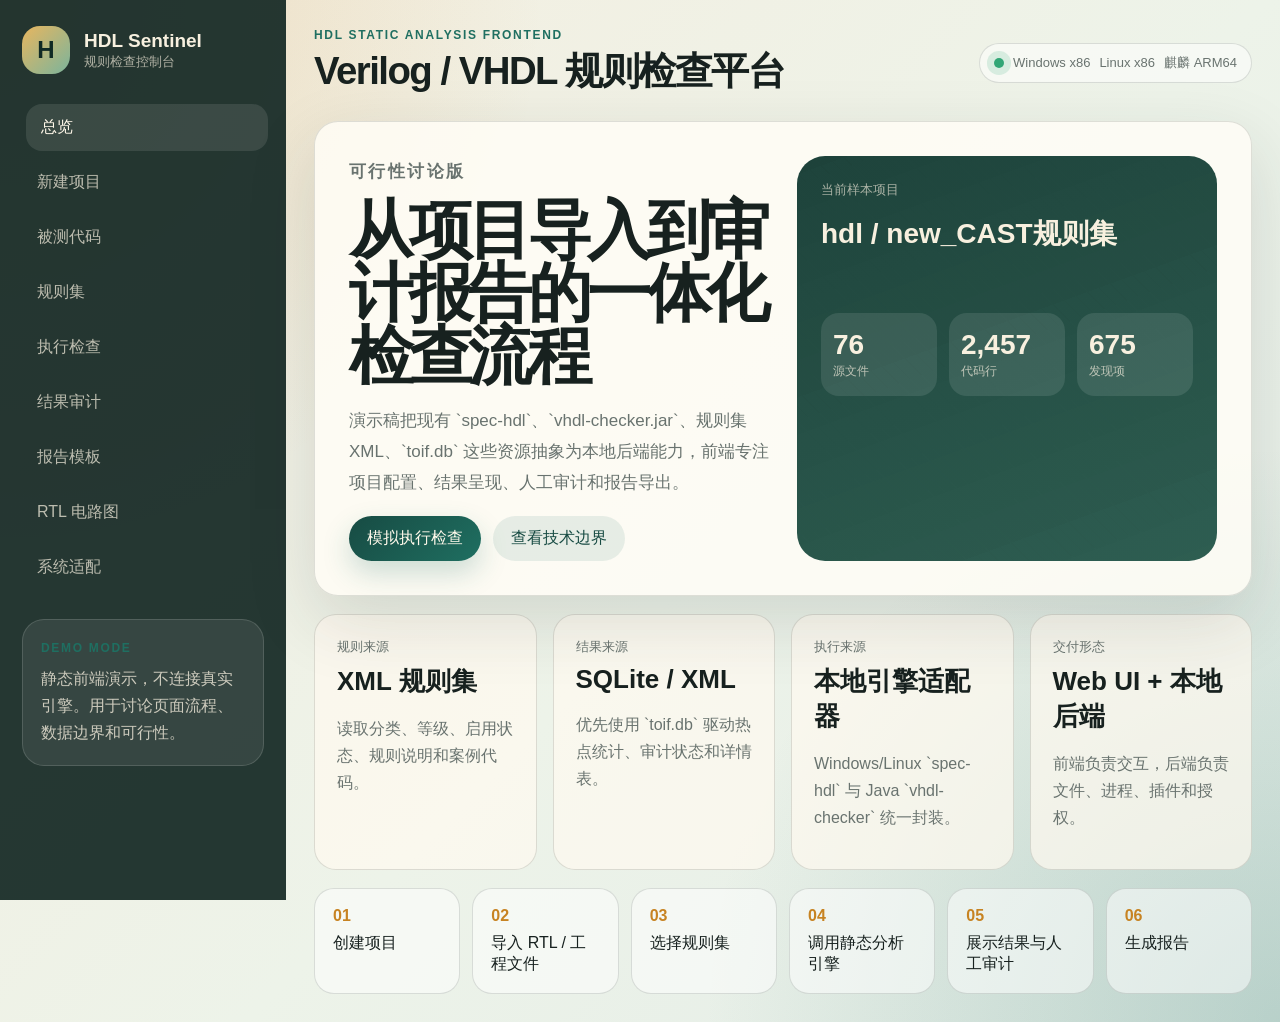
<file: frontend-demo/index.html>
<!doctype html>
<html lang="zh-CN">
  <head>
    <meta charset="UTF-8" />
    <meta name="viewport" content="width=device-width, initial-scale=1.0" />
    <title>HDL 规则检查前端演示</title>
    <link rel="stylesheet" href="./styles.css" />
  </head>
  <body>
    <div class="shell">
      <aside class="sidebar">
        <div class="brand">
          <div class="brand-mark">H</div>
          <div>
            <strong>HDL Sentinel</strong>
            <span>规则检查控制台</span>
          </div>
        </div>

        <nav class="nav" aria-label="演示导航">
          <button class="nav-item active" data-view="overview">总览</button>
          <button class="nav-item" data-view="project">新建项目</button>
          <button class="nav-item" data-view="sources">被测代码</button>
          <button class="nav-item" data-view="rules">规则集</button>
          <button class="nav-item" data-view="runner">执行检查</button>
          <button class="nav-item" data-view="results">结果审计</button>
          <button class="nav-item" data-view="reports">报告模板</button>
          <button class="nav-item" data-view="rtl">RTL 电路图</button>
          <button class="nav-item" data-view="system">系统适配</button>
        </nav>

        <div class="sidebar-card">
          <span class="eyebrow">Demo Mode</span>
          <p>静态前端演示，不连接真实引擎。用于讨论页面流程、数据边界和可行性。</p>
        </div>
      </aside>

      <main class="main">
        <header class="topbar">
          <div>
            <p class="eyebrow">HDL Static Analysis Frontend</p>
            <h1>Verilog / VHDL 规则检查平台</h1>
          </div>
          <div class="top-actions">
            <span class="status-dot"></span>
            <span>Windows x86</span>
            <span>Linux x86</span>
            <span>麒麟 ARM64</span>
          </div>
        </header>

        <section class="view active" id="overview">
          <div class="hero">
            <div>
              <p class="eyebrow">可行性讨论版</p>
              <h2>从项目导入到审计报告的一体化检查流程</h2>
              <p>
                演示稿把现有 `spec-hdl`、`vhdl-checker.jar`、规则集 XML、`toif.db`
                这些资源抽象为本地后端能力，前端专注项目配置、结果呈现、人工审计和报告导出。
              </p>
              <div class="hero-actions">
                <button class="primary nav-jump" data-view="runner">模拟执行检查</button>
                <button class="secondary nav-jump" data-view="system">查看技术边界</button>
              </div>
            </div>
            <div class="hero-panel">
              <span class="panel-label">当前样本项目</span>
              <strong>hdl / new_CAST规则集</strong>
              <div class="hero-metrics">
                <div><b>76</b><span>源文件</span></div>
                <div><b>2,457</b><span>代码行</span></div>
                <div><b>675</b><span>发现项</span></div>
              </div>
            </div>
          </div>

          <div class="metric-grid">
            <article class="metric-card">
              <span>规则来源</span>
              <strong>XML 规则集</strong>
              <p>读取分类、等级、启用状态、规则说明和案例代码。</p>
            </article>
            <article class="metric-card">
              <span>结果来源</span>
              <strong>SQLite / XML</strong>
              <p>优先使用 `toif.db` 驱动热点统计、审计状态和详情表。</p>
            </article>
            <article class="metric-card">
              <span>执行来源</span>
              <strong>本地引擎适配器</strong>
              <p>Windows/Linux `spec-hdl` 与 Java `vhdl-checker` 统一封装。</p>
            </article>
            <article class="metric-card">
              <span>交付形态</span>
              <strong>Web UI + 本地后端</strong>
              <p>前端负责交互，后端负责文件、进程、插件和授权。</p>
            </article>
          </div>

          <div class="pipeline">
            <div><span>01</span>创建项目</div>
            <div><span>02</span>导入 RTL / 工程文件</div>
            <div><span>03</span>选择规则集</div>
            <div><span>04</span>调用静态分析引擎</div>
            <div><span>05</span>展示结果与人工审计</div>
            <div><span>06</span>生成报告</div>
          </div>
        </section>

        <section class="view" id="project">
          <div class="section-head">
            <div>
              <p class="eyebrow">Project Wizard</p>
              <h2>新建检查项目</h2>
            </div>
            <button class="primary">保存项目草稿</button>
          </div>

          <div class="wizard-grid">
            <article class="card wide">
              <h3>基础信息</h3>
              <div class="form-grid">
                <label>项目名称<input value="avionics_hdl_review" /></label>
                <label>分析人<input value="admin" /></label>
                <label>项目位置<input value="D:\Projects\HDLReview\avionics_hdl_review" /></label>
                <label>默认规则集<select><option>new_CAST规则集</option><option>GJB规则集</option></select></label>
              </div>
            </article>

            <article class="card">
              <h3>导入方式</h3>
              <div class="choice-list">
                <label><input type="checkbox" checked /> RTL 文件夹</label>
                <label><input type="checkbox" checked /> Vivado `.xpr`</label>
                <label><input type="checkbox" /> Quartus `.qsf/.qip`</label>
                <label><input type="checkbox" /> Lattice `.ldf/.prj`</label>
              </div>
            </article>

            <article class="card">
              <h3>项目产物</h3>
              <ul class="check-list">
                <li>生成 `project.json` 保存前端项目状态</li>
                <li>生成 `analysis.conf` 供引擎执行</li>
                <li>生成 `results.db` 保存结果与审计</li>
                <li>保留原始 stdout/stderr 日志</li>
              </ul>
            </article>
          </div>

          <article class="card">
            <h3>跨平台引擎选择</h3>
            <div class="engine-table">
              <div class="engine-row head"><span>平台</span><span>Verilog 引擎</span><span>VHDL 引擎</span><span>状态</span></div>
              <div class="engine-row"><span>Windows x86</span><span>spec-hdl.exe</span><span>java -jar vhdl-checker.jar</span><b class="ok">可配置</b></div>
              <div class="engine-row"><span>Linux x86</span><span>spec-hdl</span><span>java -jar vhdl-checker.jar</span><b class="ok">已发现</b></div>
              <div class="engine-row"><span>麒麟 ARM64</span><span>待提供</span><span>JRE + jar</span><b class="warn">需验证</b></div>
            </div>
          </article>
        </section>

        <section class="view" id="sources">
          <div class="section-head">
            <div>
              <p class="eyebrow">Source Manager</p>
              <h2>被测代码管理</h2>
            </div>
            <div class="button-row">
              <button class="secondary">添加文件</button>
              <button class="secondary">导入工程</button>
            </div>
          </div>

          <div class="split">
            <article class="card wide">
              <h3>源文件清单</h3>
              <table class="data-table">
                <thead>
                  <tr><th>文件</th><th>语言</th><th>来源</th><th>行数</th><th>状态</th></tr>
                </thead>
                <tbody>
                  <tr><td>rtl/fd29.v</td><td>Verilog</td><td>RTL 文件夹</td><td>42</td><td><span class="pill ok">已纳入</span></td></tr>
                  <tr><td>rtl/R6_2_4_1_3.vhd</td><td>VHDL</td><td>工程文件</td><td>61</td><td><span class="pill ok">已纳入</span></td></tr>
                  <tr><td>ip/clock_sync.v</td><td>Verilog</td><td>手动添加</td><td>136</td><td><span class="pill warn">待确认</span></td></tr>
                  <tr><td>sim/tb_top.v</td><td>Verilog</td><td>RTL 文件夹</td><td>220</td><td><span class="pill muted">已排除</span></td></tr>
                </tbody>
              </table>
            </article>
            <aside class="card">
              <h3>导入规则</h3>
              <p>自动识别 `.v`、`.vh`、`.sv`、`.vhd`、`.vhdl`，工程文件导入后支持人工勾选最终被测代码。</p>
              <div class="source-stat"><b>76</b><span>已纳入文件</span></div>
              <div class="source-stat"><b>2</b><span>被排除测试文件</span></div>
              <div class="source-stat"><b>0</b><span>路径异常</span></div>
            </aside>
          </div>
        </section>

        <section class="view" id="rules">
          <div class="section-head">
            <div>
              <p class="eyebrow">Ruleset Manager</p>
              <h2>规则集管理</h2>
            </div>
            <div class="button-row">
              <button class="secondary">复制为自定义规则集</button>
              <button class="primary">新建规则集</button>
            </div>
          </div>

          <div class="rules-layout">
            <article class="card rules-browser">
              <div class="card-toolbar">
                <h3>规则清单</h3>
                <input id="ruleSearch" placeholder="搜索 CID / 规则名称 / 分类" />
              </div>
              <table class="data-table">
                <thead>
                  <tr><th>CID</th><th>规则</th><th>分类</th><th>等级</th><th>启用</th></tr>
                </thead>
                <tbody id="rulesBody">
                  <tr data-key="CID9427 跨时钟域 同步处理 C005"><td>CID9427</td><td>对跨时钟域信号，应采取同步处理措施</td><td>C005 异步电路</td><td><select class="severity"><option>严重违规</option><option>一般违规</option></select></td><td><input type="checkbox" checked /></td></tr>
                  <tr data-key="CID9588 模块名 文件名 命名 C001"><td>CID9588</td><td>模块名和文件名宜保持一致</td><td>C001 命名</td><td><select class="severity"><option>一般违规</option><option>严重违规</option></select></td><td><input type="checkbox" checked /></td></tr>
                  <tr data-key="CID9038 敏感信号列表 C006"><td>CID9038</td><td>敏感信号列表应齐全，无遗漏、无冗余</td><td>C006 语法约束</td><td><select class="severity"><option>严重违规</option><option>一般违规</option></select></td><td><input type="checkbox" checked /></td></tr>
                  <tr data-key="CID10954 复位信号 命名 C001"><td>CID10954</td><td>复位信号命名宜以 rst_/reset_ 开始</td><td>C001 命名</td><td><select class="severity"><option>一般违规</option><option>严重违规</option></select></td><td><input type="checkbox" checked /></td></tr>
                </tbody>
              </table>
            </article>

            <aside class="card rule-preview">
              <h3>规则帮助信息</h3>
              <span class="pill danger">严重违规</span>
              <h4>CID9427 对跨时钟域信号，应采取同步处理措施</h4>
              <p>帮助栏从当前规则集 XML 的 `description`、`message`、`specification` 读取，用于审计人员理解违规原因。</p>
              <pre>always @(posedge clk_b) begin
  data_b <= data_a; // 跨时钟域未同步
end</pre>
            </aside>
          </div>
        </section>

        <section class="view" id="runner">
          <div class="section-head">
            <div>
              <p class="eyebrow">Run Center</p>
              <h2>执行检查</h2>
            </div>
            <button class="primary" id="runDemo">模拟执行</button>
          </div>

          <div class="runner-grid">
            <article class="card command-card">
              <h3>命令预览</h3>
              <div class="tabs">
                <button class="tab active" data-platform="windows">Windows</button>
                <button class="tab" data-platform="linux">Linux</button>
                <button class="tab" data-platform="kylin">麒麟 ARM64</button>
              </div>
              <pre id="commandPreview">spec-hdl.exe D:\Projects\rtl\fd29.v
java -jar vhdl-checker.jar -checks D:\Projects\rtl\R6_2_4_1_3.vhd</pre>
            </article>

            <article class="card">
              <h3>执行队列</h3>
              <div class="job-list">
                <div><span>解析项目文件</span><b class="ok">完成</b></div>
                <div><span>生成 analysis.conf</span><b class="ok">完成</b></div>
                <div><span>调用 spec-hdl</span><b id="jobSpec">等待</b></div>
                <div><span>调用 vhdl-checker</span><b id="jobVhdl">等待</b></div>
                <div><span>写入 results.db</span><b id="jobDb">等待</b></div>
              </div>
            </article>

            <article class="card wide">
              <h3>运行进度</h3>
              <div class="progress-line"><span>总体进度</span><div><i id="progressBar"></i></div><b id="progressText">0%</b></div>
              <div class="log-panel" id="logPanel">
                <p>[ready] 等待用户启动检查...</p>
              </div>
            </article>
          </div>
        </section>

        <section class="view" id="results">
          <div class="section-head">
            <div>
              <p class="eyebrow">Findings & Audit</p>
              <h2>规则检查结果与人工审计</h2>
            </div>
            <div class="review-counter"><b id="reviewedCount">256</b> / 675 已审计</div>
          </div>

          <div class="result-grid">
            <article class="card stat-card"><span>发现项</span><b>675</b><p>来自 spec-hdl 与 vhdl-checker</p></article>
            <article class="card stat-card"><span>严重违规</span><b>411</b><p>按规则集 conLevel 汇总</p></article>
            <article class="card stat-card"><span>一般违规</span><b>264</b><p>可批量改为不违规</p></article>
            <article class="card stat-card"><span>审计通过率</span><b id="reviewRate">38%</b><p>示例状态，可由 confirmflag 驱动</p></article>
          </div>

          <div class="split">
            <article class="card wide">
              <h3>热点统计</h3>
              <div class="bar-chart">
                <div><span>6_2_7_1_5.v</span><i style="--w: 92%"></i><b>27</b></div>
                <div><span>6_2_7_1_4.v</span><i style="--w: 92%"></i><b>27</b></div>
                <div><span>6_2_7_1_3.v</span><i style="--w: 92%"></i><b>27</b></div>
                <div><span>R6_2_9_1_3.vhd</span><i style="--w: 68%"></i><b>20</b></div>
                <div><span>R6_2_4_1_3.vhd</span><i style="--w: 54%"></i><b>16</b></div>
              </div>
            </article>
            <aside class="card">
              <h3>规则分布</h3>
              <div class="donut" aria-label="严重违规 61%, 一般违规 39%"></div>
              <div class="legend"><span><i class="danger"></i>严重违规 61%</span><span><i class="info"></i>一般违规 39%</span></div>
            </aside>
          </div>

          <div class="audit-layout">
            <article class="card audit-table">
              <div class="card-toolbar">
                <h3>违规详情</h3>
                <button class="secondary" id="bulkAudit">批量标记为违规</button>
              </div>
              <table class="data-table">
                <thead>
                  <tr><th>状态</th><th>文件 / 行</th><th>CID</th><th>说明</th><th>审计</th></tr>
                </thead>
                <tbody>
                  <tr class="finding-row active" data-rule="CID9427" data-message="对跨时钟域信号，应采取同步处理措施">
                    <td><span class="pill muted">未审计</span></td><td>fd29.v:29</td><td>CID9427</td><td>对跨时钟域信号，应采取同步处理措施</td><td><button class="mini audit-ok">违规</button><button class="mini audit-no">不违规</button></td>
                  </tr>
                  <tr class="finding-row" data-rule="CID9588" data-message="文件名和模块名宜保持一致">
                    <td><span class="pill ok">违规</span></td><td>6_2_6_1_2.v:3</td><td>CID9588</td><td>文件名和模块名宜保持一致</td><td><button class="mini audit-ok">违规</button><button class="mini audit-no">不违规</button></td>
                  </tr>
                  <tr class="finding-row" data-rule="CID9038" data-message="敏感信号列表应齐全">
                    <td><span class="pill warn">不违规</span></td><td>R6_2_1_1_1.vhd:24</td><td>CID9038</td><td>敏感信号列表应齐全</td><td><button class="mini audit-ok">违规</button><button class="mini audit-no">不违规</button></td>
                  </tr>
                </tbody>
              </table>
            </article>

            <aside class="card help-pane">
              <h3>帮助栏</h3>
              <span id="helpRule" class="pill danger">CID9427</span>
              <h4 id="helpTitle">对跨时钟域信号，应采取同步处理措施</h4>
              <p>从规则集 XML 中读取说明、建议修复方法和示例代码。双击详情行时，主区域可以打开源文件并定位到行号。</p>
              <pre id="codePreview">29  always @(posedge clk_b) begin
30    data_b <= data_a;
31  end</pre>
            </aside>
          </div>
        </section>

        <section class="view" id="reports">
          <div class="section-head">
            <div>
              <p class="eyebrow">Report Center</p>
              <h2>报告生成与模板管理</h2>
            </div>
            <button class="primary">生成报告</button>
          </div>

          <div class="report-grid">
            <article class="card">
              <h3>报告格式</h3>
              <div class="format-list">
                <span>Word</span><span>PDF</span><span>Excel</span><span>HTML</span><span>TXT</span>
              </div>
              <p>演示里只展示前端入口；真实实现由后端调用外置文档生成插件。</p>
            </article>
            <article class="card wide">
              <h3>模板管理</h3>
              <table class="data-table">
                <thead><tr><th>模板</th><th>适用规则集</th><th>版本</th><th>状态</th></tr></thead>
                <tbody>
                  <tr><td>GJB 审查报告模板.docx</td><td>GJB规则集</td><td>v1.3</td><td><span class="pill ok">默认</span></td></tr>
                  <tr><td>CAST 快速评估模板.docx</td><td>new_CAST规则集</td><td>v2.0</td><td><span class="pill muted">可选</span></td></tr>
                  <tr><td>客户自定义模板.docx</td><td>自定义规则集</td><td>v1.0</td><td><span class="pill warn">待校验</span></td></tr>
                </tbody>
              </table>
            </article>
          </div>
        </section>

        <section class="view" id="rtl">
          <div class="section-head">
            <div>
              <p class="eyebrow">RTL Explorer</p>
              <h2>RTL 电路图查看</h2>
            </div>
            <button class="secondary">导出 SVG</button>
          </div>

          <div class="rtl-layout">
            <article class="card rtl-canvas">
              <svg viewBox="0 0 860 420" role="img" aria-label="RTL 模块连接图">
                <defs>
                  <marker id="arrow" markerWidth="10" markerHeight="10" refX="8" refY="3" orient="auto">
                    <path d="M0,0 L0,6 L9,3 z" fill="#294a44" />
                  </marker>
                </defs>
                <rect x="40" y="72" width="170" height="110" rx="22" class="node-a" />
                <text x="72" y="118">clock_sync</text>
                <text x="72" y="145" class="svg-sub">clk_a, clk_b, rst_n</text>
                <rect x="350" y="42" width="180" height="125" rx="22" class="node-b" />
                <text x="392" y="92">fsm_core</text>
                <text x="392" y="119" class="svg-sub">state, next_state</text>
                <rect x="350" y="245" width="180" height="125" rx="22" class="node-c" />
                <text x="393" y="295">data_path</text>
                <text x="393" y="322" class="svg-sub">din, dout, valid</text>
                <rect x="650" y="132" width="165" height="130" rx="22" class="node-d" />
                <text x="690" y="186">top_out</text>
                <text x="690" y="214" class="svg-sub">out_data</text>
                <path d="M210 127 C270 127 290 100 350 100" class="edge" />
                <path d="M210 150 C270 205 285 304 350 304" class="edge hot" />
                <path d="M530 105 C592 116 610 152 650 172" class="edge" />
                <path d="M530 305 C596 286 608 220 650 205" class="edge" />
              </svg>
            </article>
            <aside class="card">
              <h3>选中节点</h3>
              <span class="pill danger">clock_sync</span>
              <p>模块包含 2 个跨时钟域信号，其中 1 条未同步路径命中 `CID9427`。</p>
              <div class="source-stat"><b>3</b><span>输入信号</span></div>
              <div class="source-stat"><b>2</b><span>输出信号</span></div>
              <div class="source-stat"><b>1</b><span>高风险连接</span></div>
            </aside>
          </div>
        </section>

        <section class="view" id="system">
          <div class="section-head">
            <div>
              <p class="eyebrow">Feasibility</p>
              <h2>系统适配与技术边界</h2>
            </div>
          </div>

          <div class="system-grid">
            <article class="card">
              <h3>前端职责</h3>
              <p>展示项目、规则、执行状态、结果、审计、报告、RTL 图。所有本地敏感能力通过后端 API 完成。</p>
            </article>
            <article class="card">
              <h3>本地后端职责</h3>
              <p>调用 `spec-hdl` / `vhdl-checker.jar`，解析输出，读写 SQLite，管理文件和插件。</p>
            </article>
            <article class="card">
              <h3>规则集兼容</h3>
              <p>读取现有 XML；内置规则集只读，自定义规则集允许复制、增删规则、调整等级。</p>
            </article>
            <article class="card">
              <h3>需要确认</h3>
              <p>麒麟 ARM64 引擎、报告插件接口、软件锁 SDK、RTL 图生成来源。</p>
            </article>
          </div>

          <article class="card roadmap">
            <h3>建议落地顺序</h3>
            <ol>
              <li>MVP：项目、规则、执行、结果、审计。</li>
              <li>兼容层：导入旧 `toif.db`，输出新 `results.db`。</li>
              <li>插件层：报告生成、软件锁授权、RTL 图生成。</li>
              <li>跨平台打包：Windows x86、Linux x86、麒麟 ARM64 分别验证。</li>
            </ol>
          </article>
        </section>
      </main>
    </div>

    <script src="./app.js"></script>
  </body>
</html>
</file>
<file: frontend-demo/styles.css>
:root {
  --ink: #17211f;
  --muted: #69736f;
  --paper: #f3efe4;
  --panel: rgba(255, 253, 246, 0.84);
  --panel-strong: #fffaf0;
  --line: rgba(28, 43, 39, 0.14);
  --green: #1f6f61;
  --green-dark: #174b43;
  --amber: #c78322;
  --red: #b54435;
  --blue: #315e8d;
  --shadow: 0 24px 70px rgba(35, 44, 39, 0.14);
  --radius: 24px;
  font-family: "HarmonyOS Sans SC", "Microsoft YaHei UI", "Source Han Sans SC", sans-serif;
}

* {
  box-sizing: border-box;
}

body {
  margin: 0;
  color: var(--ink);
  background:
    radial-gradient(circle at top left, rgba(199, 131, 34, 0.2), transparent 34rem),
    radial-gradient(circle at bottom right, rgba(31, 111, 97, 0.22), transparent 36rem),
    linear-gradient(135deg, #f5eedf 0%, #edf3e9 55%, #e3ece7 100%);
  min-height: 100vh;
}

button,
input,
select {
  font: inherit;
}

button {
  cursor: pointer;
}

.shell {
  display: grid;
  grid-template-columns: 286px minmax(0, 1fr);
  min-height: 100vh;
}

.sidebar {
  position: sticky;
  top: 0;
  height: 100vh;
  padding: 26px 22px;
  background: rgba(24, 43, 39, 0.94);
  color: #f7f0df;
  overflow-y: auto;
}

.brand {
  display: flex;
  align-items: center;
  gap: 14px;
  margin-bottom: 30px;
}

.brand-mark {
  display: grid;
  place-items: center;
  width: 48px;
  height: 48px;
  border-radius: 18px;
  background: linear-gradient(135deg, #e8b65f, #7bb49c);
  color: #102a24;
  font-size: 24px;
  font-weight: 900;
}

.brand strong {
  display: block;
  font-size: 19px;
}

.brand span {
  color: rgba(247, 240, 223, 0.66);
  font-size: 13px;
}

.nav {
  display: grid;
  gap: 8px;
}

.nav-item {
  border: 0;
  border-radius: 16px;
  padding: 13px 15px;
  color: rgba(247, 240, 223, 0.72);
  background: transparent;
  text-align: left;
  transition: 0.2s ease;
}

.nav-item:hover,
.nav-item.active {
  color: #fff8e9;
  background: rgba(255, 255, 255, 0.1);
  transform: translateX(4px);
}

.sidebar-card {
  margin-top: 28px;
  padding: 18px;
  border: 1px solid rgba(255, 255, 255, 0.14);
  border-radius: 22px;
  background: rgba(255, 255, 255, 0.08);
}

.sidebar-card p {
  margin: 9px 0 0;
  color: rgba(247, 240, 223, 0.78);
  line-height: 1.7;
}

.main {
  padding: 28px;
}

.topbar {
  display: flex;
  align-items: center;
  justify-content: space-between;
  gap: 20px;
  margin-bottom: 24px;
}

.topbar h1 {
  margin: 4px 0 0;
  font-size: clamp(27px, 3vw, 44px);
  letter-spacing: -0.04em;
}

.eyebrow {
  margin: 0;
  color: var(--green);
  font-size: 12px;
  font-weight: 800;
  letter-spacing: 0.14em;
  text-transform: uppercase;
}

.top-actions {
  display: flex;
  align-items: center;
  flex-wrap: wrap;
  gap: 9px;
  padding: 10px 14px;
  border: 1px solid var(--line);
  border-radius: 999px;
  background: rgba(255, 255, 255, 0.5);
}

.top-actions span:not(.status-dot) {
  color: var(--muted);
  font-size: 13px;
}

.status-dot {
  width: 10px;
  height: 10px;
  border-radius: 50%;
  background: #32a676;
  box-shadow: 0 0 0 7px rgba(50, 166, 118, 0.16);
}

.view {
  display: none;
  animation: reveal 0.38s ease both;
}

.view.active {
  display: block;
}

@keyframes reveal {
  from {
    opacity: 0;
    transform: translateY(12px);
  }
  to {
    opacity: 1;
    transform: translateY(0);
  }
}

.hero,
.card {
  border: 1px solid var(--line);
  border-radius: var(--radius);
  background: var(--panel);
  box-shadow: var(--shadow);
  backdrop-filter: blur(16px);
}

.hero {
  display: grid;
  grid-template-columns: minmax(0, 1.4fr) 420px;
  gap: 24px;
  padding: 34px;
  overflow: hidden;
}

.hero h2 {
  max-width: 760px;
  margin: 12px 0;
  font-size: clamp(34px, 5vw, 72px);
  line-height: 0.98;
  letter-spacing: -0.07em;
}

.hero p {
  max-width: 720px;
  color: var(--muted);
  font-size: 17px;
  line-height: 1.85;
}

.hero-actions,
.button-row {
  display: flex;
  flex-wrap: wrap;
  gap: 12px;
}

.primary,
.secondary,
.mini {
  border: 0;
  border-radius: 999px;
  padding: 12px 18px;
}

.primary {
  color: #fff9eb;
  background: linear-gradient(135deg, var(--green-dark), var(--green));
  box-shadow: 0 12px 28px rgba(31, 111, 97, 0.22);
}

.secondary {
  color: var(--green-dark);
  background: rgba(31, 111, 97, 0.1);
}

.mini {
  margin-right: 6px;
  padding: 7px 10px;
  color: var(--green-dark);
  background: rgba(31, 111, 97, 0.1);
  font-size: 12px;
}

.hero-panel {
  align-self: stretch;
  padding: 24px;
  border-radius: 28px;
  color: #f8f0df;
  background:
    linear-gradient(160deg, rgba(25, 63, 55, 0.98), rgba(28, 80, 67, 0.92)),
    repeating-linear-gradient(45deg, transparent 0 10px, rgba(255, 255, 255, 0.05) 10px 11px);
}

.panel-label {
  color: rgba(248, 240, 223, 0.64);
  font-size: 13px;
}

.hero-panel strong {
  display: block;
  margin: 16px 0 60px;
  font-size: 28px;
}

.hero-metrics {
  display: grid;
  grid-template-columns: repeat(3, 1fr);
  gap: 12px;
}

.hero-metrics div {
  padding: 16px 12px;
  border-radius: 18px;
  background: rgba(255, 255, 255, 0.1);
}

.hero-metrics b {
  display: block;
  font-size: 28px;
}

.hero-metrics span {
  color: rgba(248, 240, 223, 0.7);
  font-size: 12px;
}

.metric-grid,
.system-grid,
.result-grid,
.report-grid,
.runner-grid,
.wizard-grid {
  display: grid;
  grid-template-columns: repeat(4, minmax(0, 1fr));
  gap: 16px;
  margin-top: 18px;
}

.wizard-grid,
.runner-grid,
.report-grid {
  grid-template-columns: repeat(3, minmax(0, 1fr));
}

.card,
.metric-card {
  padding: 22px;
}

.metric-card {
  border: 1px solid var(--line);
  border-radius: 22px;
  background: rgba(255, 250, 240, 0.7);
}

.metric-card span,
.stat-card span {
  color: var(--muted);
  font-size: 13px;
}

.metric-card strong,
.stat-card b {
  display: block;
  margin: 8px 0;
  font-size: 26px;
}

.metric-card p,
.card p,
.stat-card p {
  color: var(--muted);
  line-height: 1.7;
}

.pipeline {
  display: grid;
  grid-template-columns: repeat(6, minmax(0, 1fr));
  gap: 12px;
  margin-top: 18px;
}

.pipeline div {
  padding: 18px;
  border-radius: 20px;
  background: rgba(255, 255, 255, 0.52);
  border: 1px solid var(--line);
}

.pipeline span {
  display: block;
  margin-bottom: 8px;
  color: var(--amber);
  font-weight: 900;
}

.section-head {
  display: flex;
  align-items: center;
  justify-content: space-between;
  gap: 18px;
  margin-bottom: 18px;
}

.section-head h2 {
  margin: 6px 0 0;
  font-size: clamp(28px, 4vw, 48px);
  letter-spacing: -0.05em;
}

.wide {
  grid-column: span 2;
}

.form-grid {
  display: grid;
  grid-template-columns: repeat(2, minmax(0, 1fr));
  gap: 16px;
}

label {
  display: grid;
  gap: 8px;
  color: var(--muted);
  font-size: 13px;
}

input,
select {
  width: 100%;
  border: 1px solid var(--line);
  border-radius: 14px;
  padding: 11px 12px;
  color: var(--ink);
  background: rgba(255, 255, 255, 0.72);
}

.choice-list,
.check-list,
.job-list {
  display: grid;
  gap: 12px;
  padding: 0;
  list-style: none;
}

.check-list li {
  padding-left: 20px;
  color: var(--muted);
  line-height: 1.65;
}

.check-list li::marker {
  color: var(--green);
}

.engine-table,
.job-list {
  display: grid;
  gap: 8px;
}

.engine-row,
.job-list div {
  display: grid;
  grid-template-columns: 1fr 1.2fr 1.2fr 0.7fr;
  gap: 10px;
  align-items: center;
  padding: 13px 14px;
  border-radius: 16px;
  background: rgba(255, 255, 255, 0.54);
}

.job-list div {
  grid-template-columns: 1fr auto;
}

.engine-row.head {
  color: var(--muted);
  font-size: 13px;
  font-weight: 800;
}

.ok {
  color: var(--green);
}

.warn {
  color: var(--amber);
}

.split,
.audit-layout,
.rtl-layout,
.rules-layout {
  display: grid;
  grid-template-columns: minmax(0, 1fr) 340px;
  gap: 16px;
  margin-top: 16px;
}

.rules-layout {
  grid-template-columns: minmax(0, 1.5fr) 410px;
}

.audit-layout {
  grid-template-columns: minmax(0, 1.45fr) 390px;
}

.data-table {
  width: 100%;
  border-collapse: collapse;
  overflow: hidden;
}

.data-table th,
.data-table td {
  padding: 14px 12px;
  border-bottom: 1px solid var(--line);
  text-align: left;
  vertical-align: top;
}

.data-table th {
  color: var(--muted);
  font-size: 12px;
  letter-spacing: 0.04em;
}

.finding-row {
  transition: 0.18s ease;
}

.finding-row:hover,
.finding-row.active {
  background: rgba(31, 111, 97, 0.07);
}

.pill {
  display: inline-flex;
  align-items: center;
  border-radius: 999px;
  padding: 5px 10px;
  font-size: 12px;
  font-weight: 800;
}

.pill.ok {
  color: var(--green);
  background: rgba(31, 111, 97, 0.12);
}

.pill.warn {
  color: var(--amber);
  background: rgba(199, 131, 34, 0.13);
}

.pill.muted {
  color: var(--muted);
  background: rgba(105, 115, 111, 0.12);
}

.pill.danger {
  color: var(--red);
  background: rgba(181, 68, 53, 0.12);
}

.source-stat {
  display: flex;
  align-items: center;
  justify-content: space-between;
  gap: 16px;
  margin-top: 12px;
  padding: 14px;
  border-radius: 16px;
  background: rgba(255, 255, 255, 0.56);
}

.source-stat b {
  font-size: 26px;
}

.source-stat span {
  color: var(--muted);
}

.card-toolbar {
  display: flex;
  align-items: center;
  justify-content: space-between;
  gap: 14px;
  margin-bottom: 12px;
}

.card h3 {
  margin: 0 0 14px;
  font-size: 20px;
}

.rule-preview h4,
.help-pane h4 {
  margin: 14px 0 8px;
  font-size: 20px;
}

pre {
  margin: 14px 0 0;
  padding: 16px;
  overflow-x: auto;
  border-radius: 18px;
  color: #eaf4ee;
  background: #18332d;
  line-height: 1.7;
}

.tabs {
  display: inline-flex;
  gap: 8px;
  padding: 6px;
  border-radius: 999px;
  background: rgba(31, 111, 97, 0.1);
}

.tab {
  border: 0;
  border-radius: 999px;
  padding: 8px 12px;
  color: var(--muted);
  background: transparent;
}

.tab.active {
  color: #fff8e9;
  background: var(--green-dark);
}

.progress-line {
  display: grid;
  grid-template-columns: 120px minmax(0, 1fr) 54px;
  gap: 12px;
  align-items: center;
}

.progress-line div {
  height: 14px;
  border-radius: 999px;
  background: rgba(31, 111, 97, 0.11);
  overflow: hidden;
}

.progress-line i {
  display: block;
  width: 0;
  height: 100%;
  border-radius: inherit;
  background: linear-gradient(90deg, var(--amber), var(--green));
  transition: width 0.35s ease;
}

.log-panel {
  min-height: 150px;
  margin-top: 18px;
  padding: 16px;
  border-radius: 18px;
  color: #eaf4ee;
  background: #142b27;
  font-family: "Cascadia Mono", Consolas, monospace;
  font-size: 13px;
}

.log-panel p {
  margin: 0 0 8px;
  color: #dcefe8;
}

.review-counter {
  padding: 10px 16px;
  border: 1px solid var(--line);
  border-radius: 999px;
  background: rgba(255, 255, 255, 0.54);
}

.bar-chart {
  display: grid;
  gap: 12px;
}

.bar-chart div {
  display: grid;
  grid-template-columns: 170px minmax(0, 1fr) 42px;
  gap: 12px;
  align-items: center;
}

.bar-chart i {
  height: 13px;
  border-radius: 999px;
  background: linear-gradient(90deg, var(--red), var(--amber));
  width: var(--w);
}

.donut {
  width: 170px;
  height: 170px;
  margin: 8px auto 18px;
  border-radius: 50%;
  background: conic-gradient(var(--red) 0 61%, var(--blue) 61% 100%);
  box-shadow: inset 0 0 0 42px var(--panel-strong);
}

.legend {
  display: grid;
  gap: 8px;
  color: var(--muted);
}

.legend i {
  display: inline-block;
  width: 10px;
  height: 10px;
  margin-right: 8px;
  border-radius: 50%;
}

.legend .danger {
  background: var(--red);
}

.legend .info {
  background: var(--blue);
}

.format-list {
  display: flex;
  flex-wrap: wrap;
  gap: 10px;
}

.format-list span {
  padding: 12px 16px;
  border-radius: 18px;
  color: var(--green-dark);
  background: rgba(31, 111, 97, 0.1);
  font-weight: 800;
}

.rtl-canvas {
  background: linear-gradient(145deg, #fbf5e8, #e8f0ea);
}

.rtl-canvas svg {
  width: 100%;
  min-height: 430px;
}

.rtl-canvas text {
  fill: #17352f;
  font-size: 24px;
  font-weight: 900;
}

.rtl-canvas .svg-sub {
  fill: #5f6d68;
  font-size: 14px;
  font-weight: 600;
}

.node-a,
.node-b,
.node-c,
.node-d {
  stroke: rgba(23, 53, 47, 0.22);
  stroke-width: 2;
}

.node-a {
  fill: #dceade;
}

.node-b {
  fill: #f3dfb8;
}

.node-c {
  fill: #dce7ef;
}

.node-d {
  fill: #f1d6cd;
}

.edge {
  fill: none;
  stroke: #294a44;
  stroke-width: 4;
  marker-end: url(#arrow);
}

.edge.hot {
  stroke: var(--red);
  stroke-dasharray: 9 7;
}

.roadmap ol {
  margin: 0;
  padding-left: 22px;
  color: var(--muted);
  line-height: 2;
}

@media (max-width: 1160px) {
  .shell {
    grid-template-columns: 1fr;
  }

  .sidebar {
    position: relative;
    height: auto;
  }

  .nav {
    grid-template-columns: repeat(3, minmax(0, 1fr));
  }

  .hero,
  .split,
  .audit-layout,
  .rtl-layout,
  .rules-layout {
    grid-template-columns: 1fr;
  }

  .metric-grid,
  .pipeline,
  .system-grid,
  .result-grid,
  .wizard-grid,
  .runner-grid,
  .report-grid {
    grid-template-columns: repeat(2, minmax(0, 1fr));
  }

  .wide {
    grid-column: span 1;
  }
}

@media (max-width: 720px) {
  .main {
    padding: 18px;
  }

  .topbar,
  .section-head,
  .card-toolbar {
    align-items: flex-start;
    flex-direction: column;
  }

  .nav,
  .metric-grid,
  .pipeline,
  .system-grid,
  .result-grid,
  .wizard-grid,
  .runner-grid,
  .report-grid,
  .form-grid {
    grid-template-columns: 1fr;
  }

  .hero {
    padding: 24px;
  }

  .hero-metrics,
  .engine-row,
  .progress-line,
  .bar-chart div {
    grid-template-columns: 1fr;
  }
}
</file>
